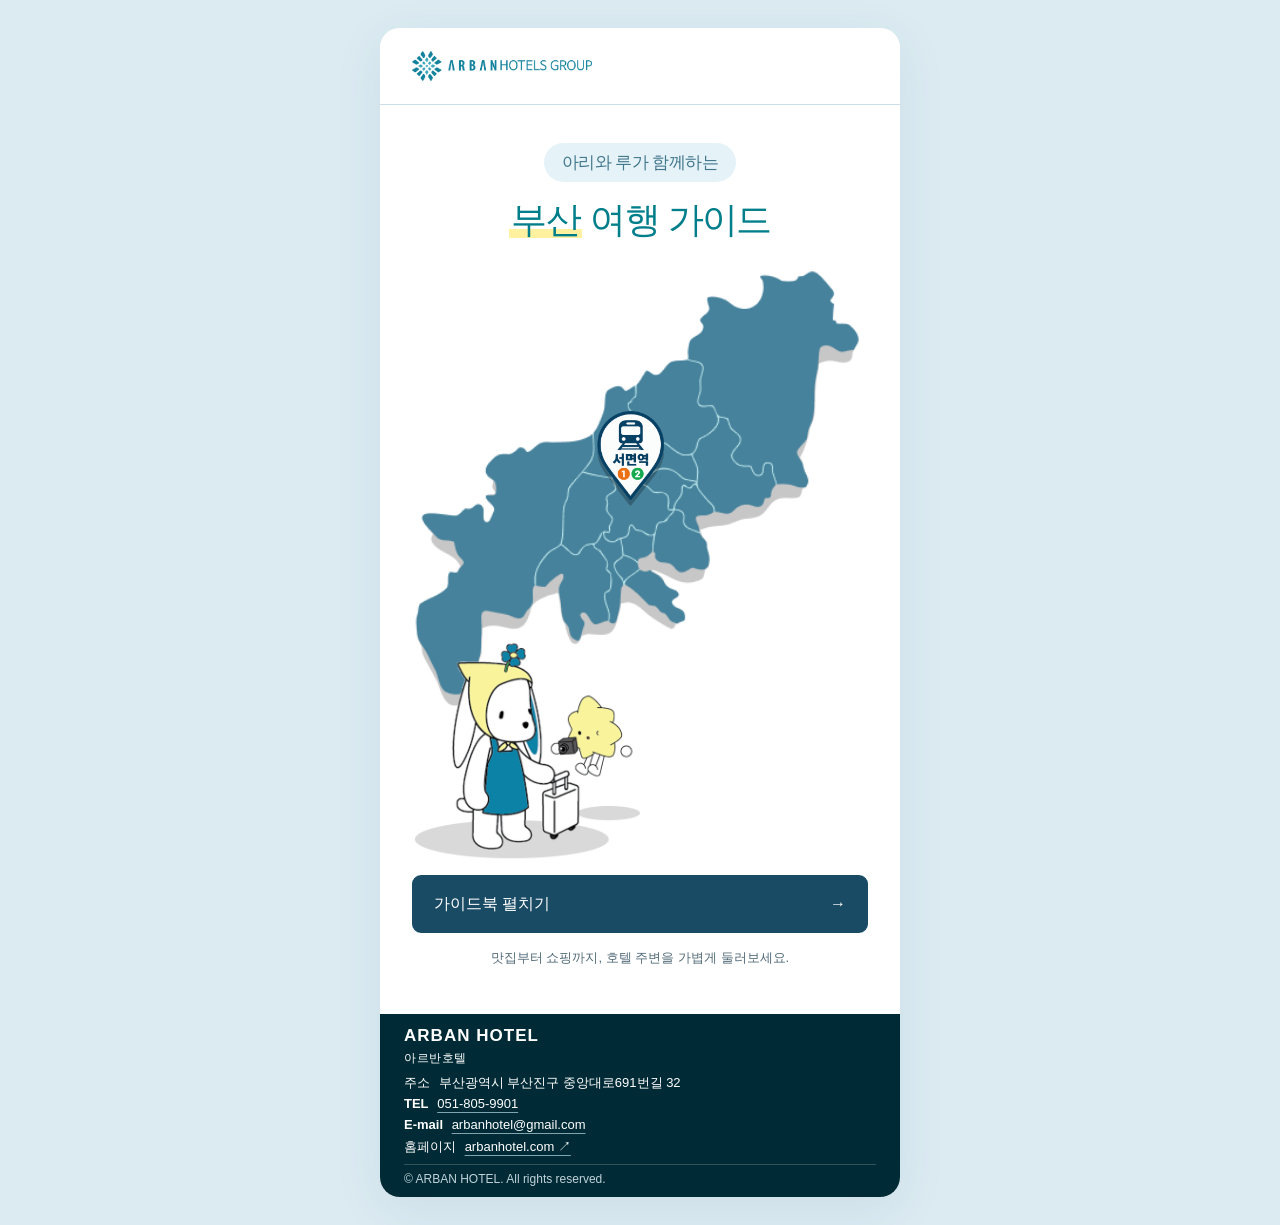
<file: hotel.guide/index.html>
<!doctype html>
<html lang="ko">
<head>
  <meta charset="utf-8">
  <meta name="viewport" content="width=device-width, initial-scale=1">

  <title>ARBAN HOTEL · 부산 여행 가이드</title>
  <meta
    name="description"
    content="아리와 루가 알려주는 부산 여행 가이드"
  >

  <!-- 디자인 파일 연결 -->
  <link rel="stylesheet" href="styles.css?v=gallery-20260929-2">

  <!-- 장소 정보와 화면 동작 파일 연결 -->
  <script src="data.js" defer></script>
  <script src="connection-config.js" defer></script>
  <script src="guide-content.js" defer></script>
  <script src="app.js?v=gallery-20260929-2" defer></script>
</head>

<body>
  <a class="skip" href="#main">본문으로 이동</a>

  <div class="app-shell">
    <header class="header">
      <a
        class="brand"
        href="#home"
        aria-label="가이드북 처음으로"
      >
        <img
  class="hotel-logo"
  src="../image/logo_1.webp"
  alt="아르반호텔"
>
      </a>

      <a class="home-link" href="#courses">
        메인화면
      </a>
    </header>

    <!-- 선택한 화면이 여기에 표시됩니다 -->
    <main id="main" tabindex="-1"></main>

   
    <footer class="hotel-footer">
  <a
    class="footer-brand"
    href="https://arbanhotel.com/"
    target="_blank"
    rel="noopener noreferrer"
  >
    <strong>ARBAN HOTEL</strong>
    <small>아르반호텔</small>
  </a>

  <address class="footer-contact">
    <p>
      <b>주소</b>
      부산광역시 부산진구 중앙대로691번길 32
    </p>

    <p>
      <b>TEL</b>
      <a href="tel:+82518059901">
        051-805-9901
      </a>
    </p>

    <p>
      <b>E-mail</b>
      <a href="mailto:arbanhotel@gmail.com">
        arbanhotel@gmail.com
      </a>
    </p>

    <p>
      <b>홈페이지</b>
      <a
        href="https://arbanhotel.com/"
        target="_blank"
        rel="noopener noreferrer"
      >
        arbanhotel.com ↗
      </a>
    </p>
  </address>

  <p class="footer-copyright">
    © ARBAN HOTEL. All rights reserved.
  </p>
</footer>
  </div>

  <noscript>
    이 가이드북은 JavaScript를 켜야 사용할 수 있습니다.
  </noscript>
</body>
</html>
</file>
<file: hotel.guide/styles.css>
/* ========================================
   1. 기본 색상과 글꼴
======================================== */

:root {
  --ink: #194b65;
  --paper: #ffffff;
  --muted: #536b79;
  --line: #cbdde6;
  --soft: #edf7fb;
  --blue-dark: #123b51;
  --blue-light: #dceff8;

  font-family:
    -apple-system,
    BlinkMacSystemFont,
    "Apple SD Gothic Neo",
    "Malgun Gothic",
    sans-serif;

  color: var(--ink);
  background: #dcebf2;
  font-synthesis: none;
}

* {
  box-sizing: border-box;
}

body {
  margin: 0;
  font-size: 16px;
  line-height: 1.65;
}

a {
  color: inherit;
  text-decoration: none;
}

button {
  font: inherit;
}

a,
button {
  -webkit-tap-highlight-color: transparent;
}

img {
  display: block;
  max-width: 100%;
}

h1,
h2,
h3,
p {
  margin: 0;
}

h1 {
  font-size: 2.25rem;
  line-height: 1.3;
  letter-spacing: -0.05em;
  overflow-wrap: anywhere;
}

h2 {
  font-size: 1.125rem;
}

h3 {
  font-size: 1.125rem;
  line-height: 1.4;
}

a:focus-visible,
button:focus-visible {
  outline: 3px solid #287da6;
  outline-offset: 5px;
}

/* ========================================
   2. 전체 화면
======================================== */

.app-shell {
  max-width: 520px;
  min-height: 100dvh;
  margin: auto;
  background: var(--paper);
  box-shadow: 0 12px 50px #194b6514;
}

main {
  min-height: 70vh;
  padding: 0 24px 32px;
}

main:focus {
  outline: none;
}

.eyebrow {
  color: var(--ink);
  font-size: 12px;
  font-weight: 700;
  letter-spacing: 0.15em;
}

/* ========================================
   3. 상단 호텔 이름과 메뉴
======================================== */

.header {
  display: flex;
  align-items: center;
  justify-content: space-between;
  gap: 12px;
  padding: 23px 24px;
  background: var(--paper);
  border-bottom: 1px solid var(--line);
}

.brand {
  display: flex;
  align-items: center;
  gap: 9px;
  color: var(--ink);
  font-family: Georgia, serif;
  font-size: 14px;
  letter-spacing: 0.08em;
}

.brand small {
  display: block;
  font-family: Arial, sans-serif;
  font-size: 10px;
  letter-spacing: 0.1em;
}

.brand-mark {
  font-size: 32px;
  line-height: 1;
  border-bottom: 2px solid var(--ink);
}

.home-link {
  color: var(--ink);
  font-size: 14px;
  white-space: nowrap;
  border-bottom: 1px solid var(--ink);
}

/* ========================================
   4. 첫 화면
======================================== */

.cover {
  padding-top: 38px;
}

.cover h1 {
  margin-top: 21px;
  color: var(--ink);
  font-size: 4.5rem;
  line-height: 1.04;
  letter-spacing: -0.075em;
}

.cover h1 span {
  padding-left: 48px;
}

.intro {
  margin-top: 22px;
  color: var(--muted);
  font-size: 17px;
}

.cover-art {
  position: relative;
  margin: 28px 0 24px;
}

.media {
  width: 100%;
  object-fit: cover;
  background: var(--soft);
  border-radius: 14px;
}

/* 사진이나 캐릭터를 넣기 전 표시 */
.placeholder {
  display: flex;
  align-items: center;
  justify-content: center;
  padding: 15px;
  text-align: center;
  color: var(--muted);
  font-size: 14px;
  border: 1px dashed #a9c7d7;

  background: repeating-linear-gradient(
    135deg,
    #f0f8fc,
    #f0f8fc 14px,
    #e5f1f7 14px,
    #e5f1f7 15px
  );
}

.cover-image {
  height: 250px;
  border: 2px solid var(--ink);
  border-radius: 100px 100px 16px 16px;
}

.cover-note {
  position: absolute;
  right: 14px;
  bottom: 18px;
  padding: 7px 10px;
  background: var(--ink);
  color: #ffffff;
  border: 1px solid var(--ink);
  font-size: 12px;
  font-weight: 700;
  letter-spacing: 0.08em;
  transform: rotate(-6deg);
}

.cover-caption {
  margin: 14px 0;
  text-align: center;
  color: var(--muted);
  font-size: 13px;
}

/* ========================================
   5. 공통 버튼
======================================== */

.primary,
.secondary {
  display: flex;
  align-items: center;
  justify-content: space-between;
  min-height: 54px;
  padding: 14px 20px;
  border-radius: 9px;
  font-weight: 700;
}

.primary {
  background: var(--ink);
  color: #ffffff;
  border: 2px solid var(--ink);
}

.primary:hover {
  background: var(--blue-dark);
  border-color: var(--blue-dark);
}

.secondary {
  justify-content: center;
  margin-top: 24px;
  background: #ffffff;
  color: var(--ink);
  border: 1px solid var(--ink);
}

.secondary:hover {
  background: var(--soft);
}

.back {
  display: inline-flex;
  align-items: center;
  gap: 10px;
  min-height: 48px;
  margin-top: 12px;
  color: var(--ink);
  font-size: 14px;
}

.back span {
  font-size: 22px;
}

/* ========================================
   6. 페이지 제목
======================================== */

.page-heading {
  padding: 20px 0 28px;
}

.page-heading h1 {
  margin-top: 9px;
  color: var(--ink);
}

.page-heading > p:last-child:not(.eyebrow) {
  margin-top: 12px;
  color: var(--muted);
}

/* ========================================
   7. 캐릭터와 말풍선
======================================== */

.guide-row {
  display: flex;
  align-items: center;
  gap: 18px;
  margin: 10px 0 24px;
}

.character {
  flex: none;
  width: 95px;
  height: 116px;
  object-fit: contain;
  border-radius: 10px;
  font-size: 12px;
}

img.character {
  background: transparent;
}

.bubble {
  flex: 1;
  min-width: 0;
  padding: 18px 20px;
  background: var(--soft);
  color: var(--ink);
  border: 1px solid var(--line);
  border-radius: 22px 22px 22px 3px;
  font-size: 16px;
  line-height: 1.7;
  overflow-wrap: anywhere;
}

.reverse {
  flex-direction: row-reverse;
}

.reverse .bubble {
  background: #e3f0f7;
  border-radius: 22px 22px 3px 22px;
}

/* ========================================
   8. 코스 선택 카드
======================================== */

.course-grid {
  display: grid;
  grid-template-columns: repeat(2, minmax(0, 1fr));
  gap: 12px;
}

.course-card {
  position: relative;
  min-height: 172px;
  padding: 21px 18px 45px;
  background: var(--blue-light);
  color: var(--ink);
  border: 1px solid #a9c7d7;
  border-radius: 14px;
  transition:
    transform 0.15s,
    box-shadow 0.15s;
}

.course-card:hover {
  transform: translateY(-3px);
  box-shadow: 0 6px 16px #194b6512;
}

.course-card h2 {
  margin: 6px 0;
  font-size: 23px;
}

.course-card p {
  color: #405c6b;
  font-size: 14px;
}

/* 모든 분류를 파란 계열로 통일 */
.course-card[href="#category/food"] {
  background: #dceff8;
}

.course-card[href="#category/cafe"] {
  background: #edf7fb;
}

.course-card[href="#category/sights"] {
  background: #d4e7f1;
}

.course-card[href="#category/shopping"] {
  background: #e6f1f7;
}

.card-arrow {
  position: absolute;
  right: 16px;
  bottom: 10px;
  color: var(--ink);
  font-size: 24px;
}

.middle-note {
  padding: 26px 0 16px;
  text-align: center;
  color: var(--muted);
  font-size: 14px;
}

/* ========================================
   9. 장소 목록
======================================== */

.category-guide {
  padding-bottom: 24px;
  border-bottom: 1px solid var(--line);
}

.list-heading {
  display: flex;
  align-items: center;
  justify-content: space-between;
  margin: 26px 0 8px;
}

.list-heading span {
  color: var(--muted);
  font-size: 14px;
}

.place-card {
  display: flex;
  align-items: center;
  gap: 17px;
  padding: 23px 0;
  border-bottom: 1px solid var(--line);
}

.thumbnail {
  flex: none;
  width: 112px;
  height: 140px;
  font-size: 12px;
}

.place-info {
  flex: 1;
  min-width: 0;
}

.place-number {
  color: var(--muted);
  font-size: 12px;
  letter-spacing: 0.1em;
}

.place-info h3 {
  margin: 3px 0 5px;
  color: var(--ink);
  overflow-wrap: anywhere;
}

.place-info p {
  color: var(--muted);
  font-size: 14px;
}

.place-info small {
  display: block;
  margin-top: 8px;
  color: var(--muted);
  font-size: 15px;
}

.detail-link {
  display: inline-block;
  margin-top: 12px;
  color: var(--ink);
  border-bottom: 1px solid var(--ink);
  font-size: 14px;
  font-weight: 700;
}

/* ========================================
   10. 장소 상세 화면
======================================== */

.place-title {
  overflow-wrap: anywhere;
}

.detail-photo {
  aspect-ratio: 4 / 3;
  border: 1px solid var(--line);
}

.recommendation {
  margin: 28px 0;
}

.guide-label {
  display: flex;
  align-items: center;
  gap: 16px;
  margin-bottom: 14px;
}

.guide-label .character {
  width: 64px;
  height: 74px;
  font-size: 12px;
}

.detail-bubble {
  white-space: pre-line;
}

.location {
  padding: 24px 0;
  border-top: 1px solid var(--line);
}

dl {
  margin: 17px 0;
}

dl div {
  display: grid;
  grid-template-columns: 75px minmax(0, 1fr);
  gap: 8px;
  margin: 10px 0;
  font-size: 14px;
}

dt {
  color: var(--muted);
}

dd {
  margin: 0;
  overflow-wrap: anywhere;
}

.secondary-photo {
  aspect-ratio: 4 / 3;
}

.place-detail-page .secondary-photo.placeholder {
  display: flex;
  align-items: center;
  justify-content: center;
}

/* ========================================
   11. 지도 버튼
======================================== */

.map-buttons {
  display: grid;
  grid-template-columns: repeat(2, minmax(0, 1fr));
  gap: 10px;
}

.map-button {
  display: flex;
  align-items: center;
  justify-content: center;
  gap: 10px;
  min-height: 52px;
  padding: 12px 8px;
  border: 1px solid var(--ink);
  border-radius: 8px;
  font-size: 14px;
  font-weight: 700;
  text-align: center;
}

.naver {
  background: var(--ink);
  color: #ffffff;
}

.naver:hover {
  background: var(--blue-dark);
}

.google {
  background: #ffffff;
  color: var(--ink);
}

.google:hover {
  background: var(--soft);
}

.map-button:disabled {
  flex-direction: column;
  gap: 0;
  background: #f0f4f6;
  color: #647681;
  border-color: var(--line);
  cursor: not-allowed;
}

.map-button small {
  font-size: 12px;
  font-weight: 400;
}

.map-hint {
  margin-top: 10px;
  color: var(--muted);
  font-size: 12px;
}

.empty {
  padding: 40px 0;
  color: var(--muted);
}

/* ========================================
   12. 아래쪽 호텔 안내
======================================== */

footer {
  padding: 24px 20px;
  background: var(--ink);
  color: #ffffff;
  text-align: center;
  font-size: 12px;
  letter-spacing: 0.04em;
}

footer span {
  padding: 0 8px;
}

footer small {
  font-size: 12px;
  letter-spacing: 0;
}

/* 키보드 이용자를 위한 바로가기 */
.skip {
  position: fixed;
  top: -100px;
  left: 12px;
  z-index: 10;
  padding: 10px;
  background: #ffffff;
  color: var(--ink);
}

.skip:focus {
  top: 12px;
}

/* ========================================
   13. 컴퓨터처럼 넓은 화면
======================================== */

@media (min-width: 700px) {
  .app-shell {
    min-height: calc(100dvh - 56px);
    margin: 28px auto;
    border-radius: 20px;
    overflow: hidden;
  }

  main {
    padding-right: 32px;
    padding-left: 32px;
  }

  .header {
    padding-right: 32px;
    padding-left: 32px;
  }
}

/* ========================================
   14. 작은 휴대폰 화면
======================================== */

@media (max-width: 360px) {
  main {
    padding-right: 18px;
    padding-left: 18px;
  }

  .header {
    padding: 18px;
  }

  .brand {
    font-size: 12px;
  }

  .brand small {
    font-size: 9px;
  }

  .thumbnail {
    width: 88px;
    height: 120px;
  }

  .character {
    width: 76px;
    height: 96px;
  }

  .guide-row {
    gap: 12px;
  }

  .bubble {
    padding: 14px;
  }

  .course-card {
    padding: 18px 13px 42px;
  }

  .cover h1 {
    font-size: 4rem;
  }
}

/* 움직임 최소화 설정을 사용하는 경우 */
@media (prefers-reduced-motion: reduce) {
  * {
    transition: none !important;
  }
}

/* 장소 목록만 위아래로 스크롤 */
.place-list {
  /* 화면 높이에 맞추되, 최대 480px까지만 표시 */
  max-height: min(50dvh, 480px);

  overflow-y: auto;
  overflow-x: hidden;

  /* 목록 끝에서 바깥 페이지로 스크롤이 넘어가지 않게 */
  overscroll-behavior-y: contain;

  /* 스크롤바가 들어갈 공간 */
  scrollbar-gutter: stable;

  /* 스크롤바 색상 */
  scrollbar-width: thin;
  scrollbar-color: #194b65 #edf7fb;
}

/* 목록 오른쪽 여백 */
.place-list .place-card {
  margin-right: 10px;
}

/* 스크롤바 모양 */
.place-list::-webkit-scrollbar {
  width: 6px;
}

.place-list::-webkit-scrollbar-track {
  background: #edf7fb;
  border-radius: 10px;
}

.place-list::-webkit-scrollbar-thumb {
  background: #194b65;
  border-radius: 10px;
}

/* 첫 화면 제목 크기와 배치 수정 */
.cover h1.cover-title {
  margin: 24px 0;
  padding: 0;
  font-size: 30px;
  line-height: 1.4;
  letter-spacing: -0.03em;
  text-align: center;
  word-break: keep-all;
  overflow-wrap: normal;
}

.cover h1.cover-title > span {
  display: block;
  margin: 0;
  padding: 0;
}

.cover h1.cover-title > .cover-title-small {
  font-size: 20px;
  font-weight: 600;
}

.cover h1.cover-title > .cover-title-main {
  margin-top: 8px;
  font-size: 30px;
  font-weight: 800;
}

@media (max-width: 360px) {
  .cover h1.cover-title > .cover-title-small {
    font-size: 18px;
  }

  .cover h1.cover-title > .cover-title-main {
    font-size: 26px;
  }
}

/* ========================================
   제목 크기 줄이기
======================================== */

/* 기본 큰 제목 */
h1 {
  font-size: 28px;
  line-height: 1.4;
  letter-spacing: -0.04em;
}

/* 코스 선택, 맛집, 카페 등의 제목 */
.page-heading h1 {
  font-size: 28px;
  line-height: 1.4;
}

/* 장소 상세 화면의 장소 이름 */
.page-heading .place-title {
  font-size: 26px;
  line-height: 1.4;
  overflow-wrap: anywhere;
}

/* 첫 화면의 '서면 한바퀴' */
.cover h1 {
  font-size: 48px;
  line-height: 1.15;
  letter-spacing: -0.05em;
}

.cover h1 span {
  padding-left: 32px;
}

/* 작은 휴대폰에서는 조금 더 작게 */
@media (max-width: 360px) {
  .page-heading h1 {
    font-size: 26px;
  }

  .page-heading .place-title {
    font-size: 24px;
  }

  .cover h1 {
    font-size: 42px;
  }
}

/* ========================================
   장소 목록만 스크롤
   아리와 모음집은 목록 바깥에 유지
======================================== */

.place-list {
  max-height: min(50dvh, 480px);

  overflow-y: auto;
  overflow-x: hidden;

  overscroll-behavior-y: contain;
  scrollbar-gutter: stable;

  scrollbar-width: thin;
  scrollbar-color: #194b65 #edf7fb;
}

.place-list .place-card {
  margin-right: 10px;
}

.place-list::-webkit-scrollbar {
  width: 6px;
}

.place-list::-webkit-scrollbar-track {
  background: #edf7fb;
  border-radius: 10px;
}

.place-list::-webkit-scrollbar-thumb {
  background: #194b65;
  border-radius: 10px;
}

/* ========================================
   하단 호텔 정보
======================================== */

footer.hotel-footer {
  padding: 36px 24px 28px;
  background: #002b36;
  color: #ffffff;
  border: none;
  text-align: left;
  font-style: normal;
  font-size: 14px;
  font-weight: 400;
  line-height: 1.8;
  letter-spacing: 0;
}

/* 기울임 해제 */
.hotel-footer address,
.hotel-footer p,
.hotel-footer a,
.hotel-footer strong,
.hotel-footer small,
.hotel-footer b {
  font-style: normal;
}

/* 호텔 이름 */
.hotel-footer .footer-brand {
  display: inline-block;
  margin-bottom: 24px;
  color: #ffffff;
  text-decoration: none;
}

.hotel-footer .footer-brand strong {
  display: block;
  font-size: 22px;
  font-weight: 700;
  line-height: 1.4;
  letter-spacing: 0.1em;
}

.hotel-footer .footer-brand small {
  display: block;
  margin-top: 5px;
  font-size: 13px;
  font-weight: 400;
  letter-spacing: 0.05em;
}

/* 주소·전화·이메일·홈페이지 */
.hotel-footer .footer-contact {
  display: grid;
  gap: 12px;
  margin: 0;
  padding: 0;
  font-size: 14px;
  font-weight: 400;
  font-style: normal;
}

.hotel-footer .footer-contact p {
  margin: 0;
  padding: 0;
  overflow-wrap: anywhere;
}

.hotel-footer .footer-contact b {
  margin-right: 8px;
  font-weight: 700;
}

.hotel-footer .footer-contact a {
  color: #ffffff;
  font-weight: 400;
  text-decoration: underline;
  text-decoration-color: #7fa5b1;
  text-underline-offset: 4px;
}

.hotel-footer a:hover {
  color: #c8e9f7;
}

.hotel-footer a:focus-visible {
  outline: 2px solid #ffffff;
  outline-offset: 5px;
}

/* 저작권 문구 */
.hotel-footer .footer-copyright {
  margin: 28px 0 0;
  padding-top: 18px;
  border-top: 1px solid #ffffff30;
  color: #c0d3db;
  font-size: 12px;
  font-weight: 400;
  letter-spacing: 0;
}

/* 넓은 화면의 좌우 여백 */
@media (min-width: 700px) {
  footer.hotel-footer {
    padding-right: 32px;
    padding-left: 32px;
  }
}

/* 하단 호텔 정보를 작고 간결하게 */
footer.hotel-footer {
  padding: 22px 24px 18px;
  font-size: 13px;
  line-height: 1.6;
}

.hotel-footer .footer-brand {
  margin-bottom: 14px;
}

.hotel-footer .footer-brand strong {
  font-size: 17px;
  letter-spacing: 0.06em;
}

.hotel-footer .footer-brand small {
  margin-top: 2px;
  font-size: 12px;
}

.hotel-footer .footer-contact {
  gap: 6px;
  font-size: 13px;
  line-height: 1.6;
}

.hotel-footer .footer-contact b {
  margin-right: 5px;
}

.hotel-footer .footer-copyright {
  margin-top: 16px;
  padding-top: 12px;
  font-size: 12px;
}

/* 첫 화면 이미지: 틀 없이 원본 비율로 표시 */
.cover .cover-art {
  margin: 24px 0;
  padding: 0;
  background: transparent;
  border: none;
  border-radius: 0;
  box-shadow: none;
}

.cover .cover-image {
  display: block;
  width: 100%;
  height: auto;
  max-width: 100%;
  aspect-ratio: auto;
  object-fit: contain;

  padding: 0;
  background: transparent;
  border: none;
  border-radius: 0;
  box-shadow: none;
}

/* 겹칠 이미지의 위치 기준 */
.cover .cover-art {
  position: relative;
}

/* 지도 위에 겹치는 이미지 */
.cover-art .seomyon-overlay {
  position: absolute;

  /* 위치 */
  top: 40%;
  left: 48%;

  /* 아래 루 캐릭터와 비슷한 크기 */
  width: 26%;
  height: auto;

  /* 이미지 중심을 지정한 위치에 맞추기 */
  transform: translate(-50%, -50%);

  z-index: 1;
  pointer-events: none;
}

/* 상단 호텔 로고 */
.header .brand {
  min-width: 0;
}

.hotel-logo {
  display: block;
  width: 180px;
  max-width: 100%;
  height: auto;
}

@media (max-width: 360px) {
  .hotel-logo {
    width: 150px;
  }
}

/* 합친 캐릭터 이미지 배치 */
.cover .cover-friends {
  display: block;
  position: relative;
  left: 0;
  top: 0;
  margin: 0 0 12px;
  padding: 0;
}

/* 캐릭터 크기 */
.cover .cover-friends .cover-duo {
  display: block;
  width: 50%;
  height: auto;
  position: static;
  margin: 0;
}

/* 지도 위아래 간격 */
.cover .cover-art {
  margin-top: -30px;
  margin-bottom: 0;
}

/* 캐릭터 아래 버튼 */
.cover .cover-friends + .primary {
  margin-top: 0;
}

.cover .cover-friends {
  margin-top: -110px;
}

/* 호텔 정보 칸의 세로 여백 줄이기 */
footer.hotel-footer {
  height: auto;
  min-height: 0;
  max-height: none;
  padding-top: 10px;
  padding-bottom: 9px;
  line-height: 1.4;
}

/* 호텔 이름 아래 간격 */
.hotel-footer .footer-brand {
  margin-bottom: 7px;
}

/* 연락처 줄 사이 간격 */
.hotel-footer .footer-contact {
  gap: 3px;
  line-height: 1.4;
}

/* 저작권 문구 위 간격 */
.hotel-footer .footer-copyright {
  margin-top: 8px;
  padding-top: 6px;
}

/* 첫 화면 제목 */
.cover h1.cover-title {
  margin: 0 0 24px;
  padding: 0;
  text-align: center;
  font-family: "Apple SD Gothic Neo", "Malgun Gothic", sans-serif;
  letter-spacing: -0.04em;
}

/* 작은 하늘색 이름표 */
.cover h1.cover-title > .cover-title-small {
  display: table;
  width: fit-content;
  margin: 0 auto 14px;
  padding: 8px 18px;

  background: #e5f3f9;
  border-radius: 999px;
  color: #42768a;

  font-size: clamp(14px, 3.5vw, 17px);
  font-weight: 600;
  line-height: 1.4;
  letter-spacing: -0.03em;
}

/* 큰 제목 */
.cover h1.cover-title > .cover-title-main {
  display: block;
  margin: 0;
  padding: 0;

  color: #007e8a;
  font-size: clamp(25px, 6.5vw, 36px);
  font-weight: 800;
  line-height: 1.35;
  word-break: keep-all;
  text-wrap: balance;
  letter-spacing: -0.045em;
}

/* 부산 글자 아래 연노란 강조선 */
.cover h1.cover-title .cover-city {
  display: inline;
  margin: 0;
  padding: 0 2px;

  font: inherit;
  color: inherit;
  letter-spacing: inherit;

  background: linear-gradient(
    transparent 72%,
    #fff1a0 72%,
    #fff1a0 94%,
    transparent 94%
  );
}

/* 제목과 지도가 겹치지 않도록 간격 확보 */
.cover .cover-art {
  margin-top: 12px;
}

/* 맞춤형 코스 입구 버튼 */
.custom-course-entry {
  display: flex;
  align-items: center;
  justify-content: space-between;
  gap: 16px;
  margin: 28px 0;
  padding: 20px;
  color: #194b65;
  background: #fff6be;
  border: 2px solid #007e8a;
  border-radius: 18px;
  text-decoration: none;
}
.custom-course-entry small { display: block; margin-bottom: 5px; font-size: 13px; }
.custom-course-entry strong { font-size: 21px; }
.custom-course-entry > span:last-child { font-size: 28px; }
.custom-course-entry:hover { background: #ffefa0; }
.custom-course-entry:focus-visible,
.custom-course-card:focus-visible { outline: 3px solid #007e8a; outline-offset: 4px; }

/* 네 가지 코스 카드 */
.custom-course-list { display: grid; gap: 16px; margin-bottom: 28px; }
.custom-course-card {
  display: flex;
  align-items: center;
  gap: 12px;
  padding: 22px;
  border: 1px solid #c9dfe7;
  border-radius: 20px;
  color: #194b65;
  text-decoration: none;
  background: #edf7fb;
}
.custom-course-together { background: #fff8dc; }
.custom-course-solo { background: #e9f6f9; }
.custom-course-rain { background: #e5f1fc; }
.custom-course-abandoju { background: #edf6e9; }
.custom-course-copy { flex: 1; min-width: 0; }
.custom-course-copy h2 { font-size: 22px; line-height: 1.4; margin: 6px 0 10px; word-break: keep-all; overflow-wrap: anywhere; }
.custom-course-copy p { color: #4b6777; font-size: 14px; line-height: 1.6; margin: 0; }
.custom-course-action { display: inline-flex; gap: 14px; margin-top: 16px; padding: 9px 15px; border-radius: 999px; background: #007e8a; color: white; font-size: 14px; font-weight: 700; }
.custom-course-symbol { display: grid; place-items: center; flex: 0 0 58px; height: 58px; border-radius: 50%; background: #ffffffa8; color: #007e8a; font-size: 34px; }
.custom-course-card:hover { border-color: #007e8a; }

/* 대사와 코스 소개 */
.custom-guide { align-items: flex-start; }
.custom-guide-person { flex: 0 0 80px; text-align: center; }
.custom-guide-person .character { width: 80px; height: 100px; }
.custom-guide-person strong { display: inline-block; margin-top: 6px; padding: 3px 14px; border-radius: 999px; background: #e5f3f9; color: #194b65; font-size: 13px; }
.custom-guide .bubble { margin: 0; padding: 16px; font-size: 15px; line-height: 1.7; }
.custom-course-about { padding: 20px; margin: 24px 0; border-radius: 16px; background: #f1f8fb; }
.custom-course-about h2,
.custom-course-route > h2 { font-size: 20px; margin: 0 0 10px; }
.custom-course-about p { margin: 0; font-size: 15px; line-height: 1.8; color: #4b6777; }
.custom-route-hint,
.custom-route-note { font-size: 13px; line-height: 1.7; color: #526d7a; }
.custom-course-route { margin-bottom: 28px; }

/* 방문 순서와 구간별 이동 정보 */
.custom-timeline { list-style: none; padding: 0; margin: 20px 0; }
.custom-timeline li { margin: 0; padding: 0; }
.custom-travel { margin: 0 0 0 18px; padding: 12px 0 12px 22px; border-left: 2px dashed #b9d4e0; color: #526d7a; font-size: 13px; }
.custom-stop { display: flex; gap: 12px; align-items: center; padding: 14px; border: 1px solid #c9dfe7; border-radius: 14px; background: #fff; }
.custom-stop-number { flex: 0 0 32px; height: 32px; display: grid; place-items: center; border-radius: 50%; background: #007e8a; color: white; font-size: 14px; }
.custom-stop h3 { margin: 0; font-size: 17px; line-height: 1.5; overflow-wrap: anywhere; }
.custom-stop p { margin: 3px 0 0; font-size: 12px; color: #526d7a; }
@media (max-width: 380px) {
  .custom-course-card { padding: 16px; }
  .custom-course-copy h2 { font-size: 19px; }
  .custom-course-symbol { flex-basis: 40px; height: 40px; font-size: 25px; }
  .custom-guide { gap: 10px; }
  .custom-guide-person { flex-basis: 60px; }
  .custom-guide-person .character { width: 60px; height: 80px; }
  .custom-guide .bubble { padding: 12px; font-size: 14px; }
}


/* 장소 상세: 사진 아래 캐릭터와 말풍선, 정보 카드, 지도 버튼 */
.place-detail-page { color: #194b65; }
.place-detail-page .detail-heading { padding-bottom: 20px; }
.place-detail-page .detail-heading .place-title { font-size: clamp(24px, 5.5vw, 30px); line-height: 1.4; word-break: keep-all; }
.place-detail-page .detail-heading > p:last-child { font-size: 14px; line-height: 1.7; }
.place-detail-page .detail-photo { display: block; width: 100%; border: 1px solid #c6e5f1; border-radius: 20px; object-fit: cover; }
.place-detail-page .detail-hero .placeholder { display: flex; aspect-ratio: 4 / 3; min-height: 160px; background-color: #eff9fd; font-size: 14px; }
.place-detail-page .place-speech { display: flex; align-items: center; gap: 16px; margin: 24px 0 28px; }
.place-speaker { flex: 0 0 88px; }
.place-speaker .character { display: block; width: 88px; height: 116px; object-fit: contain; border: none; border-radius: 0; }
.place-speech-copy { flex: 1; min-width: 0; }
.place-speaker-name { display: inline-block; margin: 0 0 8px 8px; padding: 4px 18px; border-radius: 999px; background: #d6effa; color: #245e74; font-size: 14px; font-weight: 700; }
.place-speech-bubble { position: relative; margin: 0; padding: 17px 20px; border: 1.5px solid #a8d9ed; border-radius: 24px; background: #f0faff; box-shadow: 0 4px 0 #e5f2f7; color: #365e74; font-size: 15px; line-height: 1.8; word-break: keep-all; overflow-wrap: anywhere; white-space: pre-line; }
.place-speech-bubble::before { content: ""; position: absolute; width: 13px; height: 13px; left: -8px; top: 25px; background: #f0faff; border-left: 1.5px solid #a8d9ed; border-bottom: 1.5px solid #a8d9ed; transform: rotate(45deg); }
.place-description-panel { padding: 24px; background: #fbfeff; border: 1px solid #d4eaf3; border-radius: 20px; }
.place-description-panel h2 { margin: 0 0 18px; font-size: 24px; line-height: 1.4; color: #26748b; word-break: keep-all; overflow-wrap: anywhere; }
.place-description-panel .place-facts { margin: 0; }
.place-facts > div { display: grid; grid-template-columns: 100px minmax(0, 1fr); gap: 12px; margin: 0 0 14px; font-size: 14px; line-height: 1.8; }
.place-facts dt { display: flex; align-items: flex-start; gap: 7px; color: #387c93; font-weight: 600; }
.place-facts dt svg { flex: 0 0 20px; margin-top: 2px; }
.place-facts dd { margin: 0; color: #365e74; overflow-wrap: anywhere; }
.place-overview { margin: 20px 0 16px; color: #365e74; font-size: 15px; line-height: 1.9; word-break: keep-all; overflow-wrap: anywhere; }
.place-tags { display: flex; flex-wrap: wrap; gap: 8px; padding: 0; margin: 0; list-style: none; }
.place-tags li { padding: 5px 12px; border-radius: 999px; background: #e5f5fb; color: #33768c; font-size: 13px; }
.place-hours-note { font-size: 12px; line-height: 1.7; color: #647d89; margin: 18px 0 0; }
.place-map-section { margin: 24px 0; }
.place-map-section h2 { display: flex; align-items: center; gap: 8px; font-size: 20px; margin: 0 0 14px; }
.place-map-section .map-button { min-height: 50px; border-radius: 999px; border: 1.5px solid #a8d9ed; background: white; color: #26748b; }
.place-map-section .map-button:not(:disabled):hover { background: #e8f7fd; }
.place-map-section .map-button:disabled { background: #f1f7fa; color: #647681; border-color: #c8dce5; }
.place-map-section .map-hint { font-size: 12px; line-height: 1.7; text-align: center; }
.place-detail-page .detail-back { display: flex; gap: 12px; justify-content: center; align-items: center; min-height: 50px; border: 1.5px solid #8cc3d7; border-radius: 999px; color: #26748b; font-size: 14px; margin-top: 24px; }
@media (max-width: 420px) {
  .place-detail-page .place-speech { gap: 12px; }
  .place-speaker { flex-basis: 65px; }
  .place-speaker .character { width: 65px; height: 90px; }
  .place-speech-bubble { padding: 13px 14px; font-size: 14px; line-height: 1.8; }
  .place-description-panel { padding: 18px; }
  .place-facts > div { grid-template-columns: 1fr; gap: 4px; }
  .place-facts dd { padding-left: 27px; }
  .place-description-panel h2 { font-size: 22px; }
}


/* 띄어쓰기 기준 줄바꿈: 긴 단어만 화면 안에서 나누기 */
body,
.app-shell :is(h1, h2, h3, p, a, button, small, strong, span, dt, dd, li) {
  word-break: keep-all;
  overflow-wrap: anywhere;
  hyphens: none;
}


/* ‘한 접시’, ‘한 끼’, ‘한 잔’은 함께 다음 줄로 이동 */
.app-shell .keep-together {
  white-space: nowrap;
  word-break: keep-all;
  overflow-wrap: normal;
}

/* 지도 서비스 아이콘과 시간대별 간격 */
.map-button { gap: 9px; }
.map-brand-icon { width: 23px; height: 26px; flex: 0 0 23px; display: block; }
.hours-line { display: block; line-height: 1.65; word-break: keep-all; overflow-wrap: anywhere; }
.hours-line + .hours-line { margin-top: 5px; }

/* 장소 사진: 상세 사진은 전체가 보이도록, 누끼는 상세 화면에만 */
.place-detail-page img.detail-photo {
  object-fit: contain;
  background: #f3f8fa;
}
.place-detail-page img.detail-photo[src*="블랙업커피"] {
  object-fit: cover;
  object-position: center 50%;
}
.place-detail-page img.cutout-photo {
  object-fit: contain;
  background: transparent;
  border: 0;
  padding: 12px;
}
.place-cutout { display: flex; justify-content: center; margin: 20px 0; }
.place-cutout .cutout-photo { width: min(60%, 240px); height: 220px; }
.place-extra-photos { display: grid; gap: 16px; margin: 20px 0; }
.place-extra-photos figure { margin: 0; }
.place-extra-photos figcaption { text-align: center; font-size: 13px; color: var(--muted); margin-top: 8px; }

/* 상세 화면 첫 사진: 손가락 또는 화살표로 넘기기 */
.detail-hero { min-width: 0; }
.photo-slides { display: flex; overflow-x: auto; scroll-snap-type: x mandatory; scrollbar-width: none; border-radius: 20px; }
.photo-slides::-webkit-scrollbar { display: none; }
.photo-slide { flex: 0 0 100%; min-width: 0; scroll-snap-align: start; scroll-snap-stop: always; }
.photo-controls { display: flex; align-items: center; justify-content: center; gap: 18px; margin-top: 10px; font-size: 14px; color: var(--ink); }
.photo-controls button { width: 44px; height: 44px; border: 1px solid var(--line); border-radius: 50%; color: var(--ink); background: #edf7fb; font-size: 20px; cursor: pointer; }
.photo-controls button:focus-visible, .photo-slides:focus-visible { outline: 2px solid var(--ink); outline-offset: 3px; }

/* 상세 페이지: 소개 → 주요 정보 → 방문 정보 */
.place-detail-page .place-introduction { margin: 28px 0; text-align: left; }
.place-detail-page .place-introduction h2,
.place-detail-page .place-description-panel h2,
.place-detail-page .place-map-section h2 { font-size: 20px; line-height: 1.5; margin: 0 0 16px; color: #194b65; }
.place-detail-page .place-introduction p { margin: 0; font-size: 16px; line-height: 1.85; color: #294b5c; word-break: keep-all; overflow-wrap: break-word; }
.place-detail-page .place-highlights { margin-top: 20px; padding: 16px 18px; border-left: 3px solid #78b6cd; background: #f1f8fb; border-radius: 0 10px 10px 0; }
.place-detail-page .place-highlights h3 { margin: 0 0 6px; font-size: 14px; font-weight: 700; color: #194b65; }
.place-detail-page .place-highlights p { font-size: 15px; line-height: 1.8; }
.place-detail-page .place-description-panel { padding: 22px; background: #fff; border-color: #cfdee5; }
.place-detail-page .place-facts > div { font-size: 15px; line-height: 1.8; padding-bottom: 16px; margin-bottom: 16px; border-bottom: 1px solid #e5edf1; }
.place-detail-page .place-facts > div:last-child { padding-bottom: 0; margin-bottom: 0; border-bottom: 0; }
.place-detail-page .place-facts dd { color: #294b5c; word-break: keep-all; overflow-wrap: break-word; }
.place-detail-page .hours-line { line-height: 1.8; }
.place-detail-page .hours-line + .hours-line { margin-top: 6px; }
.place-detail-page .place-hours-note { font-size: 13px; line-height: 1.7; color: #536a77; }
.place-detail-page .place-speech-bubble { font-size: 15px; line-height: 1.7; word-break: keep-all; overflow-wrap: break-word; }
.place-detail-page .place-speech { margin: 20px 0 28px; }
.place-detail-page .map-button { min-height: 48px; }
.place-detail-page a:focus-visible, .place-detail-page button:focus-visible { outline: 3px solid #194b65; outline-offset: 4px; }
@media (max-width: 420px) {
  .place-detail-page .place-description-panel { padding: 18px; }
  .place-detail-page .place-facts > div { grid-template-columns: 1fr; gap: 6px; }
  .place-detail-page .place-facts dd { padding-left: 0; }
  .place-detail-page .place-introduction { margin: 24px 0; }
}

/* 向택 방문 피드백 시범 화면 */
.visit-feedback { margin: 32px 0 24px; padding: 22px; border: 1px solid #bbdbe7; border-radius: 18px; background: #f4fafc; text-align: left; }
.visit-feedback h2 { margin: 6px 0 10px; font-size: 23px; }
.visit-feedback p { line-height: 1.75; word-break: keep-all; overflow-wrap: break-word; }
.feedback-kicker { font-size: 12px; font-weight: 700; color: #39728a; }
.visit-feedback summary { cursor: pointer; padding: 15px 0; font-weight: 700; }
.visit-feedback summary span { float: right; }
.visit-feedback fieldset { border: 0; padding: 0; margin: 22px 0; min-width: 0; }
.visit-feedback legend { font-size: 15px; font-weight: 700; margin-bottom: 12px; }
.feedback-options { display: flex; flex-wrap: wrap; gap: 8px; }
.feedback-options label { position: relative; cursor: pointer; }
.feedback-options input { position: absolute; opacity: 0; width: 1px; height: 1px; }
.feedback-options span { display: block; padding: 11px 13px; border: 1px solid #b7ced8; border-radius: 12px; background: white; font-size: 14px; line-height: 1.5; }
.feedback-options input:checked + span { background: #194b65; border-color: #194b65; color: white; }
.feedback-options input:focus-visible + span { outline: 3px solid #268ba8; outline-offset: 3px; }
.visit-feedback .feedback-note { font-size: 12px; color: #526b78; }
.visit-feedback button { cursor: pointer; font: inherit; }
.visit-feedback .primary { width: 100%; font-size: 15px; border: 0; padding: 15px; }
#feedback-results { scroll-margin-top: 24px; }
#feedback-results:empty { display: none; }
#feedback-results h3 { margin-top: 26px; font-size: 20px; }
.feedback-card { padding: 18px; margin: 12px 0; background: white; border: 1px solid #d6e5eb; border-radius: 14px; }
.feedback-card h4 { font-size: 18px; margin: 0 0 10px; }
.feedback-card p { font-size: 14px; margin: 8px 0; }
.feedback-reason { font-weight: 600; }
.visit-feedback .secondary { display: block; padding: 12px; text-align: center; font-size: 14px; }
.feedback-reset { border: 0; background: transparent; color: #526b78; text-decoration: underline; padding: 14px 0 0; font-size: 12px !important; }
@media(max-width:420px) { .visit-feedback { padding: 18px; } }

.feedback-reason-field[hidden] { display: none; }
.feedback-reason-field { margin: 20px 0; }
.feedback-reason-field > label { display: block; font-size: 15px; font-weight: 700; margin-bottom: 10px; }
.feedback-reason-field textarea { box-sizing: border-box; width: 100%; max-width: 100%; min-height: 110px; padding: 12px; border: 1px solid #aacbd9; border-radius: 10px; font: inherit; font-size: 16px; line-height: 1.7; color: #194b65; background: white; resize: vertical; }
.feedback-reason-field textarea:focus-visible { outline: 3px solid #268ba8; outline-offset: 2px; }
#feedback-reason-count { margin: 5px 0; text-align: right; font-size: 12px; color: #526b78; }

/* 맞춤형 코스별 지도 모음집 */
.custom-course-maps { padding: 22px 0; margin: 24px 0; border-top: 1px solid #d4e5ed; border-bottom: 1px solid #d4e5ed; }
.custom-course-maps h2 { font-size: 20px; line-height: 1.5; word-break: keep-all; }
.custom-course-maps h2 svg { width: 22px; height: 22px; flex-shrink: 0; }
.custom-course-maps > p { font-size: 15px; line-height: 1.75; word-break: keep-all; }
.custom-course-maps .map-button:focus-visible { outline: 3px solid #194b65; outline-offset: 3px; }

/* 맞춤형 코스: 짧은 추천과 구체적인 소개 구분 */
.custom-guide .bubble { line-height: 1.7; word-break: keep-all; overflow-wrap: break-word; }

/* 코스 선택 화면 제목 강조 */
.page-heading.course-selection-heading h1 {
  font-weight: 900;
}

/* 3안 · 미스트 블루: 코스 선택 화면 색상 */
.course-card[href="#category/food"] { background: #d3e2ed; }
.course-card[href="#category/cafe"] { background: #d4e8ea; }
.course-card[href="#category/sights"] { background: #c5dae7; }
.course-card[href="#category/shopping"] { background: #dae1ed; }
.course-group .course-card {
  color: #123b51;
  border-color: #cbdde6;
}
.course-group .course-card p { color: #194b65; }
.course-group .bubble {
  background: #f0f6fa;
  border-color: #b5d3e8;
  color: #123b51;
}

/* 이 제목에만 공통 글꼴 적용 */
@font-face {
  font-family: "Arban Course Title";
  src: url("./fonts/course-title.ttf") format("truetype");
  font-style: normal;
  font-weight: 900;
  font-display: swap;
}
.page-heading h1.course-main-title {
  font-family: "Arban Course Title", sans-serif;
  font-weight: 900;
}

/* 맞춤형 코스: 가게 이름 옆 짧은 소개 */
.custom-stop-description { display: inline-block; margin-left: 8px; font-size: 12px; font-weight: 400; color: #526d7a; vertical-align: middle; word-break: keep-all; }

/* 구매 장소와 도보 시간 강조 */
.custom-guide .welcome-desk-emphasis { font-weight: 800; color: #123b51; background: #fff0b3; padding: 2px 5px; border-radius: 4px; white-space: nowrap; }
.place-info .place-walk-time { font-weight: 700; color: #123b51; }

/* 모든 장소의 사진 넘기기와 확대 보기 */
.photo-open { display: block; width: 100%; padding: 0; border: 0; border-radius: 20px; background: transparent; cursor: zoom-in; }
.photo-open:focus-visible { outline: 3px solid #123b51; outline-offset: -3px; }
.photo-hint { margin: 8px 0 0; text-align: center; color: #365365; font-size: 13px; }
.photo-viewer { width: min(1100px, 96vw); max-width: 96vw; max-height: 94dvh; padding: 52px 16px 16px; border: 0; border-radius: 16px; background: #102430; color: #fff; }
.photo-viewer::backdrop { background: rgb(0 0 0 / 80%); }
.photo-viewer-image { display: block; width: 100%; height: min(72dvh, 800px); object-fit: contain; }
.photo-viewer-close { position: absolute; right: 12px; top: 8px; min-height: 40px; padding: 8px 14px; color: #fff; background: transparent; border: 1px solid #aac2cf; border-radius: 8px; cursor: pointer; }
.photo-viewer-controls { color: #fff; }
.photo-viewer [hidden] { display: none; }
body:has(.photo-viewer[open]) { overflow: hidden; }
@media (max-width: 600px) { .photo-viewer { padding-inline: 8px; } }

/* 코스 아이콘 공통 스타일 */
.custom-course-symbol svg { display: block; width: 72%; height: 72%; }
</file>
